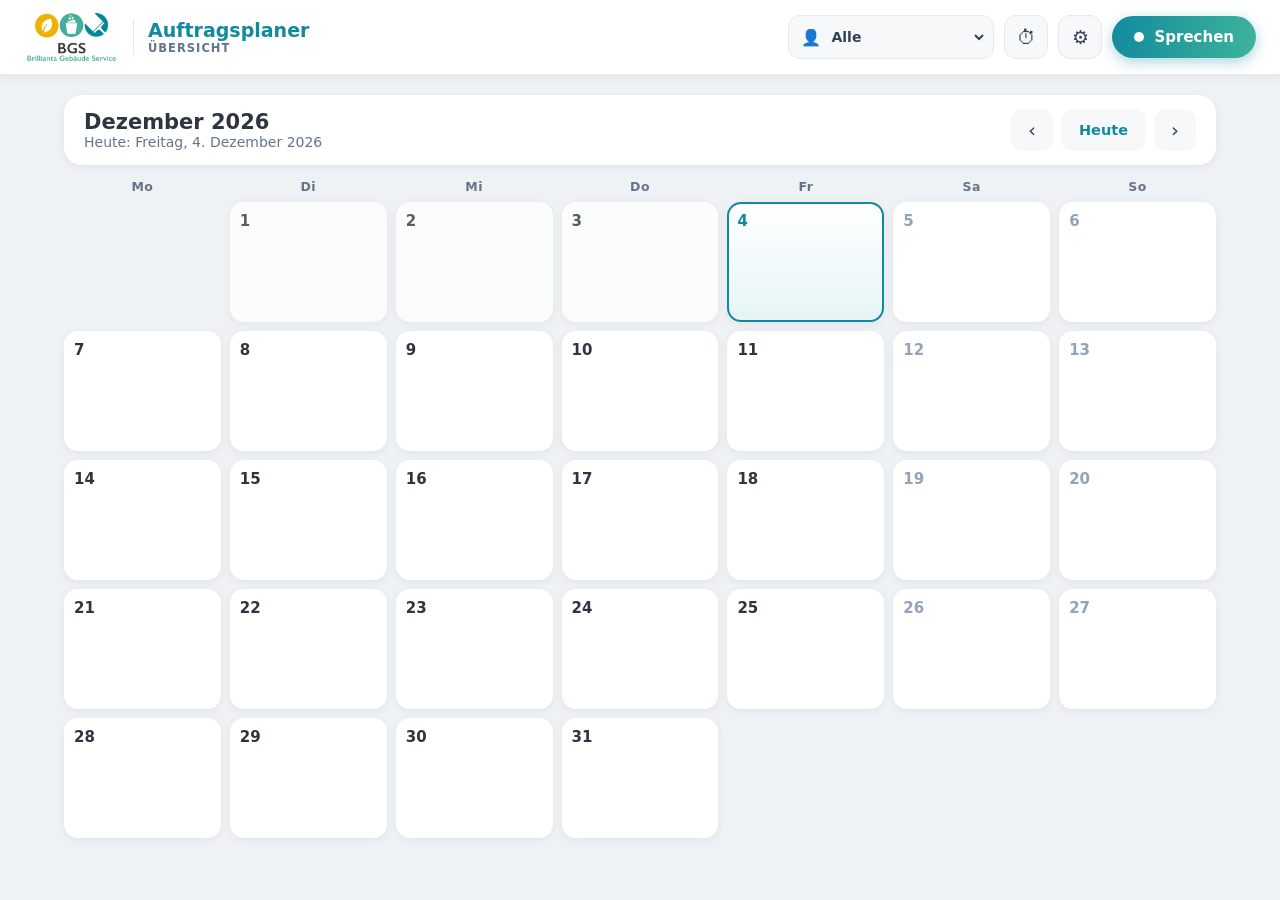
<file: index.html>
<!DOCTYPE html>
<html lang="de">
<head>
  <meta charset="UTF-8">
  <meta name="viewport" content="width=device-width, initial-scale=1, viewport-fit=cover">
  <meta name="theme-color" content="#128a9e">
  <meta name="description" content="Auftragsplaner von BGS Brillianta Gebäude Service">
  <title>BGS Auftragsplaner</title>
  <link rel="manifest" href="manifest.webmanifest">
  <link rel="icon" type="image/png" href="icons/favicon-64.png">
  <link rel="apple-touch-icon" href="icons/apple-touch-icon.png">
  <meta name="apple-mobile-web-app-capable" content="yes">
  <meta name="apple-mobile-web-app-title" content="BGS Planer">
  <link rel="stylesheet" href="css/app.css">
  <script type="module" src="js/app.js"></script>
</head>
<body>
  <header class="topbar">
    <div class="brand">
      <img class="brand-logo" src="img/logo.png" alt="BGS Brillianta Gebäude Service">
      <div class="brand-divider"></div>
      <div class="brand-name">Auftragsplaner<small id="brandSub">Übersicht</small></div>
    </div>
    <div class="top-actions">
      <label class="filter" title="Nur Aufträge eines Mitarbeiters zeigen">
        <span class="filter-icon">👤</span>
        <select id="employeeFilter" aria-label="Mitarbeiter-Filter"></select>
      </label>
      <button class="icon-btn" id="hoursBtn" title="Stundenübersicht">⏱</button>
      <button class="icon-btn" id="settingsBtn" title="Einstellungen">⚙️</button>
      <button class="mic-btn" id="micBtn" title="Auftrag per Sprache eintragen">
        <span class="mic-dot"></span><span class="mic-label" id="micLabel">Sprechen</span>
        <span class="ai-badge" id="aiBadge" hidden>KI</span>
      </button>
    </div>
  </header>

  <main class="main">
    <section class="calbar">
      <div>
        <h1 id="monthLabel"></h1>
        <div class="calbar-sub" id="todayLabel"></div>
      </div>
      <div class="navs">
        <button class="nav-btn" id="prevBtn" aria-label="Vorheriger Monat">‹</button>
        <button class="nav-btn today-btn" id="todayBtn">Heute</button>
        <button class="nav-btn" id="nextBtn" aria-label="Nächster Monat">›</button>
      </div>
    </section>
    <div class="weekdays"><div>Mo</div><div>Di</div><div>Mi</div><div>Do</div><div>Fr</div><div>Sa</div><div>So</div></div>
    <div class="grid" id="grid"></div>
  </main>

  <button class="fab" id="fabMic" aria-label="Auftrag per Sprache eintragen">🎤</button>

  <div class="overlay" id="overlay" hidden>
    <div class="modal" id="modal" role="dialog" aria-modal="true"></div>
  </div>
  <div class="overlay overlay-top" id="dialogOverlay" hidden>
    <div class="modal modal-small" id="dialog" role="alertdialog" aria-modal="true"></div>
  </div>
  <div class="toast" id="toast" role="status"></div>
</body>
</html>
</file>
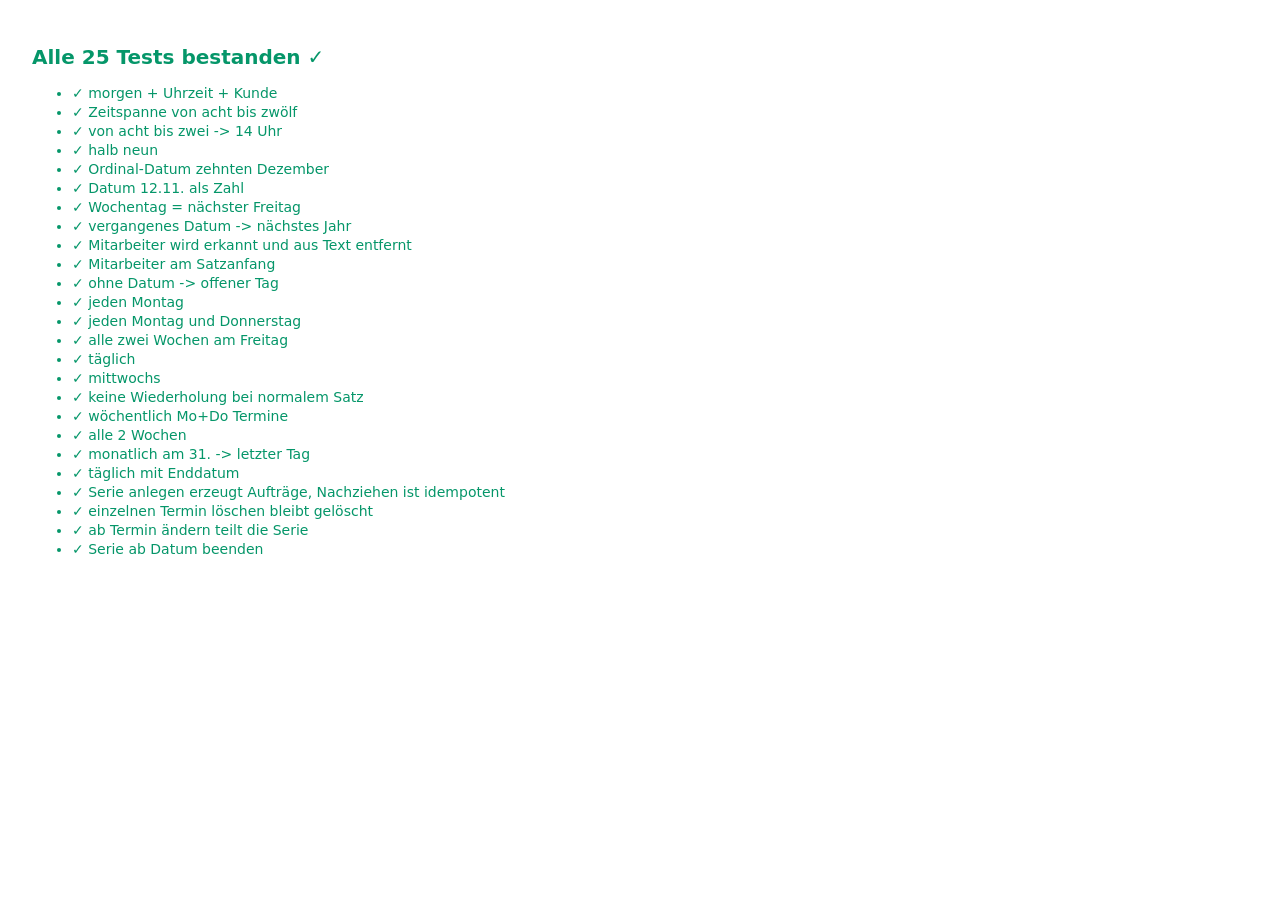
<file: tests/index.html>
<!DOCTYPE html>
<html lang="de">
<head>
  <meta charset="UTF-8">
  <title>BGS Auftragsplaner – Tests</title>
  <style>
    body { font-family: 'Segoe UI', system-ui, sans-serif; padding: 24px; color: #334155; }
    h1 { font-size: 20px; margin-bottom: 12px; }
    .pass { color: #059669; } .fail { color: #dc2626; font-weight: 700; }
    li { margin: 3px 0; font-size: 14px; } pre { background: #f6f8fa; padding: 6px; font-size: 12px; }
  </style>
</head>
<body>
  <h1 id="summary">Tests laufen …</h1>
  <ul id="results"></ul>
  <script type="module" src="tests.js"></script>
</body>
</html>
</file>
<file: css/app.css>
/* BGS Auftragsplaner – Stylesheet */
:root {
  --teal: #128a9e; --teal-d: #0f7183; --teal-soft: #e6f4f6;
  --green: #3eb49a; --green-d: #2f9a82; --green-soft: #d5f3e6;
  --yellow: #f2b01e; --amber-soft: #fef1d6;
  --red: #dc2626; --red-soft: #fde8e8;
  --ink: #334155; --dark: #2f3540; --muted: #64748b; --faint: #94a3b8;
  --line: #e5e9ef; --card: #ffffff; --panel: #f6f8fa; --bg: #eef2f5;
  --shadow: 0 10px 34px rgba(15, 23, 42, .14);
  --shadow-sm: 0 2px 8px rgba(15, 23, 42, .06);
  --radius: 14px;
  --safe-bottom: env(safe-area-inset-bottom, 0px);
}

* { box-sizing: border-box; margin: 0; padding: 0; }
html, body { height: 100%; }
body {
  font-family: 'Segoe UI', system-ui, -apple-system, Roboto, sans-serif;
  color: var(--ink); background: var(--bg);
  display: flex; flex-direction: column; min-height: 100vh;
  -webkit-tap-highlight-color: transparent;
}
button, input, select { font: inherit; color: inherit; }
button { cursor: pointer; }
[hidden] { display: none !important; }
a { color: var(--teal); }

/* ---------- Kopfleiste ---------- */
.topbar {
  background: var(--card); border-bottom: 1px solid var(--line); box-shadow: var(--shadow-sm);
  padding: 10px 24px; display: flex; align-items: center; justify-content: space-between; gap: 14px;
  position: sticky; top: 0; z-index: 20;
}
.brand { display: flex; align-items: center; gap: 14px; min-width: 0; }
.brand-logo { height: 54px; width: auto; }
.brand-divider { width: 1px; height: 36px; background: var(--line); }
.brand-name { font-size: 19px; font-weight: 800; color: var(--teal); white-space: nowrap; }
.brand-name small {
  display: block; font-size: 11.5px; font-weight: 700; color: var(--muted);
  letter-spacing: 1px; text-transform: uppercase;
}
.top-actions { display: flex; align-items: center; gap: 10px; }
.icon-btn {
  background: var(--panel); border: 1px solid var(--line); width: 44px; height: 44px;
  border-radius: 12px; font-size: 19px; transition: background .15s;
}
.icon-btn:hover { background: #e9edf2; }
.filter {
  display: flex; align-items: center; gap: 6px; background: var(--panel); border: 1px solid var(--line);
  border-radius: 12px; padding: 0 6px 0 12px; height: 44px;
}
.filter select { border: none; background: transparent; font-weight: 700; font-size: 14px; outline: none; max-width: 170px; }
.filter.active { border-color: var(--teal); background: var(--teal-soft); }
.mic-btn {
  display: flex; align-items: center; gap: 10px; border: none; color: #fff;
  background: linear-gradient(100deg, var(--teal), var(--green));
  padding: 12px 22px; border-radius: 999px; font-size: 15px; font-weight: 700;
  box-shadow: 0 4px 14px rgba(18, 138, 158, .35); transition: transform .15s, filter .15s;
}
.mic-btn:hover { transform: translateY(-2px); filter: brightness(1.05); }
.mic-dot { width: 10px; height: 10px; border-radius: 50%; background: #fff; }
.ai-badge { font-size: 10px; font-weight: 800; background: #ffffff33; padding: 2px 7px; border-radius: 8px; }
.listening { animation: pulse 1.1s infinite; background: var(--red) !important; box-shadow: none !important; }
@keyframes pulse {
  0% { box-shadow: 0 0 0 0 rgba(220, 38, 38, .5); }
  70% { box-shadow: 0 0 0 16px rgba(220, 38, 38, 0); }
  100% { box-shadow: 0 0 0 0 rgba(220, 38, 38, 0); }
}

/* ---------- Kalender ---------- */
.main { flex: 1; width: 100%; max-width: 1200px; margin: 0 auto; padding: 20px 24px 40px; }
.calbar {
  display: flex; align-items: center; justify-content: space-between; flex-wrap: wrap; gap: 12px;
  background: var(--card); border-radius: 18px; padding: 14px 20px; box-shadow: var(--shadow-sm); margin-bottom: 14px;
}
.calbar h1 { font-size: 21px; font-weight: 800; color: var(--dark); }
.calbar-sub { color: var(--muted); font-size: 14px; }
.navs { display: flex; gap: 8px; }
.nav-btn {
  border: none; background: var(--panel); width: 42px; height: 42px; border-radius: 12px; font-size: 20px;
  transition: background .15s;
}
.nav-btn:hover { background: #e9edf2; }
.today-btn { width: auto; padding: 0 18px; font-size: 14.5px; font-weight: 700; color: var(--teal); }

.weekdays, .grid { display: grid; grid-template-columns: repeat(7, minmax(0, 1fr)); gap: 9px; }
.weekdays { margin-bottom: 8px; }
.weekdays div { text-align: center; color: var(--muted); font-weight: 700; font-size: 12.5px; letter-spacing: .5px; }
.cell {
  background: var(--card); border-radius: var(--radius); min-height: 120px; padding: 8px; position: relative;
  box-shadow: var(--shadow-sm); border: 2px solid transparent; cursor: pointer;
  display: flex; flex-direction: column; text-align: left;
  transition: transform .12s, border-color .12s, box-shadow .12s;
}
.cell:hover { transform: translateY(-3px); border-color: var(--teal); box-shadow: var(--shadow); }
.cell.empty { background: transparent; box-shadow: none; cursor: default; }
.cell.empty:hover { transform: none; border-color: transparent; }
.cell.today { border-color: var(--teal); background: linear-gradient(180deg, #fff, var(--teal-soft)); }
.cell.past { opacity: .78; }
.cell-num { font-weight: 800; font-size: 15px; margin-bottom: 5px; color: var(--dark); }
.cell.weekend .cell-num { color: var(--faint); }
.cell.today .cell-num { color: var(--teal); }
.cell.flash { animation: flash 1.6s ease; }
@keyframes flash { 0% { background: #fff6e0; border-color: var(--yellow); } }
.count-badge {
  position: absolute; top: 7px; right: 7px; background: var(--teal); color: #fff; font-size: 10.5px; font-weight: 800;
  min-width: 19px; height: 19px; border-radius: 10px; display: flex; align-items: center; justify-content: center; padding: 0 5px;
}
.count-badge.all-done { background: var(--green); }
.chips { display: flex; flex-direction: column; gap: 4px; overflow: hidden; }
.chip {
  font-size: 11px; padding: 3px 7px; border-radius: 7px; font-weight: 600; border-left: 3px solid var(--faint);
  white-space: nowrap; overflow: hidden; text-overflow: ellipsis;
}
.chip .chip-time { font-weight: 800; margin-right: 3px; }
.chip.done { text-decoration: line-through; opacity: .6; background: transparent !important; }
.more { font-size: 10.5px; color: var(--muted); font-weight: 700; padding-left: 2px; }
.dots { display: none; gap: 3px; flex-wrap: wrap; }
.dot { width: 7px; height: 7px; border-radius: 50%; }
.dot.done { opacity: .35; }

/* ---------- Fenster (Modal) ---------- */
.overlay {
  position: fixed; inset: 0; background: rgba(15, 23, 42, .5); backdrop-filter: blur(3px);
  display: flex; align-items: center; justify-content: center; padding: 20px; z-index: 60;
}
.overlay-top { z-index: 80; }
.modal {
  background: var(--card); border-radius: 22px; width: 100%; max-width: 580px; max-height: 90vh; overflow-y: auto;
  box-shadow: var(--shadow); padding: 24px; overscroll-behavior: contain;
}
.modal.wide { max-width: 760px; }
.modal-small { max-width: 400px; }
.modal-head { display: flex; justify-content: space-between; align-items: flex-start; gap: 12px; margin-bottom: 18px; }
.modal-head h2 { font-size: 21px; font-weight: 800; color: var(--dark); }
.modal-head .sub { color: var(--muted); font-size: 14px; margin-top: 2px; }
.close-x {
  background: var(--panel); border: none; font-size: 20px; color: var(--muted); flex-shrink: 0;
  width: 38px; height: 38px; border-radius: 11px;
}
.close-x:hover { background: #e9edf2; }
.back-btn { background: none; border: none; color: var(--teal); font-weight: 700; font-size: 14px; margin-bottom: 8px; }

/* ---------- Formular ---------- */
.form-card { background: var(--panel); border-radius: 16px; padding: 14px; margin-bottom: 18px; border: 2px solid transparent; }
.form-card.editing { border-color: var(--teal); background: var(--teal-soft); }
.form-title { font-size: 12.5px; font-weight: 800; color: var(--muted); margin-bottom: 8px; display: flex; justify-content: space-between; }
.form-card.editing .form-title { color: var(--teal); }
.field-row { display: flex; align-items: center; gap: 10px; margin-top: 10px; flex-wrap: wrap; }
.field-label { font-size: 13px; color: var(--muted); font-weight: 700; min-width: 86px; }
.input, .select {
  padding: 11px 13px; border: 2px solid var(--line); border-radius: 12px; font-size: 15px; outline: none; background: #fff;
  min-width: 0;
}
.input:focus, .select:focus { border-color: var(--teal); }
.input-main { width: 100%; font-size: 16px; padding: 13px 15px; }
.input-time { width: 112px; }
.select { flex: 1; font-weight: 600; }
.muted { color: var(--muted); font-size: 13px; }
.link-btn { background: none; border: none; color: var(--teal); font-weight: 700; font-size: 13px; text-decoration: underline; }
.pill-group { display: flex; gap: 6px; flex-wrap: wrap; flex: 1; }
.pill {
  border: 2px solid var(--line); background: #fff; border-radius: 999px; padding: 5px 12px; font-size: 13.5px; font-weight: 700;
  display: inline-flex; align-items: center; gap: 6px; transition: background .12s, border-color .12s;
}
.pill .swatch { width: 9px; height: 9px; border-radius: 50%; }
.pill.on { color: #fff; }
.pill.day { min-width: 42px; justify-content: center; padding: 5px 8px; }
.pill.day.on { background: var(--teal); border-color: var(--teal); }
.form-actions { display: flex; gap: 8px; margin-top: 14px; }
.btn {
  border: none; border-radius: 12px; padding: 12px 20px; font-weight: 700; font-size: 15px;
  background: var(--teal); color: #fff; transition: background .15s;
}
.btn:hover { background: var(--teal-d); }
.btn.secondary { background: #fff; color: var(--ink); border: 2px solid var(--line); }
.btn.secondary:hover { background: var(--panel); }
.btn.danger { background: var(--red); }
.btn.green { background: var(--green); }
.btn.green:hover { background: var(--green-d); }
.btn.grow { flex: 1; }

/* ---------- Auftragsliste ---------- */
.list { display: flex; flex-direction: column; gap: 9px; }
.item {
  display: flex; align-items: center; gap: 12px; background: var(--panel); border-radius: 13px; padding: 11px 13px;
  border-left: 4px solid var(--faint);
}
.item.done { background: var(--green-soft); }
.item.editing { outline: 2px solid var(--teal); outline-offset: 1px; }
.check {
  width: 30px; height: 30px; border-radius: 50%; border: 2px solid #cbd5e1; background: #fff; flex-shrink: 0;
  display: flex; align-items: center; justify-content: center; font-size: 16px; color: #fff; transition: .15s;
}
.item.done .check { background: var(--green); border-color: var(--green); }
.item-body { flex: 1; min-width: 0; cursor: pointer; background: none; border: none; text-align: left; }
.item-title { font-weight: 650; word-break: break-word; }
.item.done .item-title { text-decoration: line-through; color: #065f46; }
.meta { display: flex; gap: 10px; align-items: center; font-size: 12.5px; color: var(--muted); margin-top: 3px; flex-wrap: wrap; }
.tag { display: inline-flex; align-items: center; gap: 5px; font-weight: 700; }
.tag .swatch { width: 9px; height: 9px; border-radius: 50%; }
.del { background: none; border: none; color: #cbd5e1; font-size: 19px; padding: 4px; }
.del:hover { color: var(--red); }
.empty-note { color: var(--muted); text-align: center; padding: 20px; font-size: 14px; }
.hint { font-size: 12.5px; color: var(--muted); margin-top: 14px; line-height: 1.55; background: var(--panel); padding: 11px 13px; border-radius: 12px; }

/* ---------- Verwaltung (Kunden / Mitarbeiter) ---------- */
.person {
  display: flex; align-items: center; gap: 10px; background: var(--panel); border-radius: 12px; padding: 8px 10px; margin-bottom: 8px;
}
.person input[type=color] { width: 40px; height: 34px; border: 1px solid var(--line); border-radius: 8px; background: none; padding: 2px; }
.person .input { flex: 1; padding: 8px 10px; font-weight: 700; }
.add-row { display: flex; gap: 8px; margin-top: 12px; }
.add-row .input { flex: 1; }

/* ---------- Einstellungen ---------- */
.section { margin-bottom: 20px; }
.section h3 { font-size: 15px; font-weight: 800; margin-bottom: 6px; display: flex; align-items: center; gap: 8px; }
.section .desc { font-size: 13px; color: var(--muted); line-height: 1.5; margin-bottom: 8px; }
.badge { font-size: 11.5px; font-weight: 800; padding: 3px 9px; border-radius: 8px; }
.badge.on { background: var(--green-soft); color: #065f46; }
.badge.off { background: var(--amber-soft); color: #92610a; }
.btn-row { display: flex; gap: 8px; flex-wrap: wrap; }

/* ---------- Stundenübersicht ---------- */
.report-nav { display: flex; align-items: center; gap: 8px; margin-bottom: 14px; }
.report-nav strong { flex: 1; text-align: center; font-size: 16px; }
.table { width: 100%; border-collapse: collapse; font-size: 14px; }
.table th { text-align: left; color: var(--muted); font-size: 12px; text-transform: uppercase; letter-spacing: .5px; padding: 8px; border-bottom: 2px solid var(--line); }
.table td { padding: 9px 8px; border-bottom: 1px solid var(--line); vertical-align: top; }
.table .num { text-align: right; font-variant-numeric: tabular-nums; white-space: nowrap; }
.table tr.emp-row { cursor: pointer; }
.table tr.emp-row:hover td { background: var(--panel); }
.table tr.total td { font-weight: 800; border-top: 2px solid var(--line); }
.table tr.detail td { background: #fafbfc; font-size: 13px; color: var(--muted); padding-left: 26px; }
.warn-text { color: #92610a; font-size: 12px; }

/* ---------- Kleiner Dialog ---------- */
.dialog-text { font-size: 15px; line-height: 1.5; margin-bottom: 16px; }
.dialog-buttons { display: flex; flex-direction: column; gap: 8px; }

/* ---------- Toast ---------- */
.toast {
  position: fixed; left: 50%; bottom: calc(26px + var(--safe-bottom)); transform: translateX(-50%) translateY(20px);
  background: var(--dark); color: #fff; padding: 14px 22px; border-radius: 14px; box-shadow: var(--shadow);
  font-size: 15px; line-height: 1.45; text-align: center; max-width: 92%; z-index: 100;
  opacity: 0; pointer-events: none; transition: opacity .25s, transform .25s;
}
.toast.show { opacity: 1; transform: translateX(-50%) translateY(0); pointer-events: auto; }
.toast.ok { background: #065f46; }
.toast.warn { background: #92610a; }
.toast.think { background: var(--teal); }
.toast button { margin-left: 10px; background: #fff; color: var(--dark); border: none; border-radius: 8px; padding: 4px 10px; font-weight: 700; }

.fab { display: none; }

/* ---------- Handy ---------- */
@media (max-width: 760px) {
  .topbar { padding: 8px 12px; }
  .brand-logo { height: 40px; }
  .brand-divider, .brand-name, .mic-btn { display: none; }
  .filter select { max-width: 130px; }
  .top-actions { gap: 6px; }
  .filter { height: 40px; padding-left: 8px; }
  .filter select { font-size: 13px; }
  .icon-btn { width: 40px; height: 40px; font-size: 17px; }
  .main { padding: 12px 10px 100px; }
  .calbar { padding: 10px 14px; }
  .calbar h1 { font-size: 18px; }
  .weekdays, .grid { gap: 4px; }
  .cell { min-height: 62px; padding: 5px; border-radius: 10px; }
  .cell:hover { transform: none; }
  .cell-num { font-size: 13px; margin-bottom: 4px; }
  .chips { display: none; }
  .dots { display: flex; }
  .count-badge { display: none; }
  .overlay { padding: 0; align-items: flex-end; }
  .overlay-top { align-items: center; padding: 16px; }
  .modal { border-radius: 22px 22px 0 0; max-height: 94vh; padding: 18px 16px calc(18px + var(--safe-bottom)); }
  .modal-small { border-radius: 22px; }
  .field-label { min-width: 0; width: 100%; }
  .fab {
    display: flex; align-items: center; justify-content: center; position: fixed; z-index: 30;
    right: 18px; bottom: calc(18px + var(--safe-bottom)); width: 62px; height: 62px; border-radius: 50%; border: none;
    background: linear-gradient(135deg, var(--teal), var(--green)); color: #fff; font-size: 26px;
    box-shadow: 0 6px 20px rgba(18, 138, 158, .45);
  }
}

/* ---------- Drucken (Stundenübersicht) ---------- */
@media print {
  body { background: #fff; }
  .topbar, .main, .fab, .toast, .no-print, .close-x { display: none !important; }
  .overlay { position: static; background: none; backdrop-filter: none; padding: 0; display: block; }
  .modal { box-shadow: none; max-height: none; overflow: visible; max-width: none; padding: 0; }
  .print-only { display: block !important; }
}
.print-only { display: none; }
</file>
